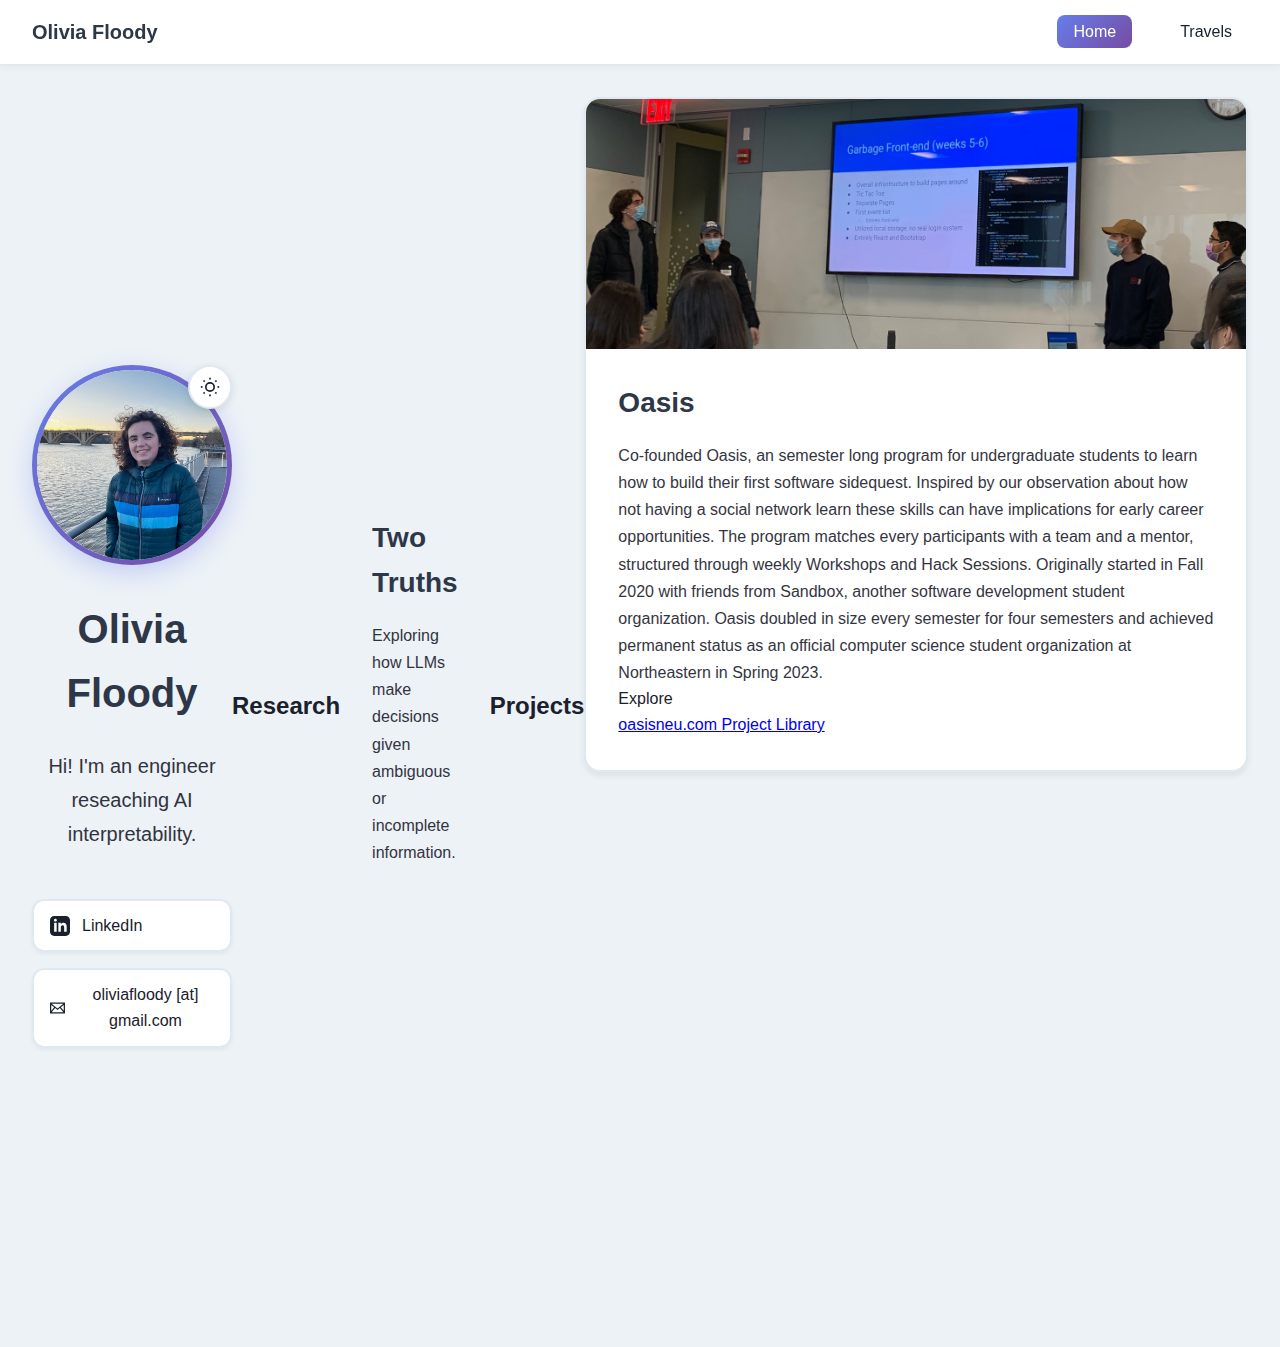
<file: index.html>
<!doctype html>
<html lang="en">
  <head>
    <meta charset="UTF-8" />
    <meta name="viewport" content="width=device-width, initial-scale=1.0" />
    <title>Olivia Floody</title>
    <link rel="stylesheet" href="style.css" />
  </head>
  <body>
    <nav class="navbar">
      <a href="index.html" class="nav-brand">Olivia Floody</a>
      <ul class="nav-links">
        <li><a href="index.html" class="active">Home</a></li>
        <li><a href="travels.html">Travels</a></li>
      </ul>
    </nav>

    <div class="home-container">
      <div class="home-content">
        <div class="profile-photo-home">
          <img
            src="images/olivia.jpeg"
            alt="Olivia Floody"
            onerror="
              this.style.display = 'none';
              this.nextElementSibling.style.display = 'flex';
            "
          />
          <div class="profile-placeholder">OF</div>
        </div>
        <h1>Olivia Floody</h1>
        <p class="bio-home">
          Hi! I'm an engineer reseaching AI interpretability.
        </p>

        <div class="social-links-home">
          <a
            href="https://www.linkedin.com/in/olivia-floody-a7b5a4154/"
            target="_blank"
            class="social-link"
          >
            <svg
              xmlns="http://www.w3.org/2000/svg"
              width="24"
              height="24"
              viewBox="0 0 24 24"
              fill="currentColor"
            >
              <path
                d="M19 0h-14c-2.761 0-5 2.239-5 5v14c0 2.761 2.239 5 5 5h14c2.762 0 5-2.239 5-5v-14c0-2.761-2.238-5-5-5zm-11 19h-3v-11h3v11zm-1.5-12.268c-.966 0-1.75-.79-1.75-1.764s.784-1.764 1.75-1.764 1.75.79 1.75 1.764-.783 1.764-1.75 1.764zm13.5 12.268h-3v-5.604c0-3.368-4-3.113-4 0v5.604h-3v-11h3v1.765c1.396-2.586 7-2.777 7 2.476v6.759z"
              />
            </svg>
            LinkedIn
          </a>

          <a class="social-link">
            <svg
              xmlns="http://www.w3.org/2000/svg"
              width="24"
              height="24"
              viewBox="0 0 24 24"
              fill="currentColor"
            >
              <path
                d="M0 3v18h24v-18h-24zm6.623 7.929l-4.623 5.712v-9.458l4.623 3.746zm-4.141-5.929h19.035l-9.517 7.713-9.518-7.713zm5.694 7.188l3.824 3.099 3.83-3.104 5.612 6.817h-18.779l5.513-6.812zm9.208-1.264l4.616-3.741v9.348l-4.616-5.607z"
              />
            </svg>
            oliviafloody [at] gmail.com
          </a>
        </div>

        <button
          class="theme-toggle theme-toggle-home"
          aria-label="Toggle theme"
        >
          <svg
            class="sun-icon"
            xmlns="http://www.w3.org/2000/svg"
            width="20"
            height="20"
            viewBox="0 0 24 24"
            fill="none"
            stroke="currentColor"
            stroke-width="2"
          >
            <circle cx="12" cy="12" r="5" />
            <line x1="12" y1="1" x2="12" y2="3" />
            <line x1="12" y1="21" x2="12" y2="23" />
            <line x1="4.22" y1="4.22" x2="5.64" y2="5.64" />
            <line x1="18.36" y1="18.36" x2="19.78" y2="19.78" />
            <line x1="1" y1="12" x2="3" y2="12" />
            <line x1="21" y1="12" x2="23" y2="12" />
            <line x1="4.22" y1="19.78" x2="5.64" y2="18.36" />
            <line x1="18.36" y1="5.64" x2="19.78" y2="4.22" />
          </svg>
          <svg
            class="moon-icon"
            xmlns="http://www.w3.org/2000/svg"
            width="20"
            height="20"
            viewBox="0 0 24 24"
            fill="none"
            stroke="currentColor"
            stroke-width="2"
          >
            <path d="M21 12.79A9 9 0 1 1 11.21 3 7 7 0 0 0 21 12.79z" />
          </svg>
        </button>
      </div>

      <h2>Research</h2>
      <div class="projects-grid">
        <div class="project-content">
          <h3>Two Truths</h3>
          <p>
            Exploring how LLMs make decisions given ambiguous or incomplete
            information.
          </p>
          <a
            href="https://github.com/ofloody/three-steps"
            target="_blank"
            class="project-card"
            >Code</a
          >
        </div>
      </div>

      <h2>Projects</h2>
      <div class="projects-grid">
        <div class="project-card">
          <div class="project-image">
            <img
              src="images/oasis_demo1.jpeg"
              alt="OasisPic1"
              onerror="
                this.style.display = 'none';
                this.nextElementSibling.style.display = 'flex';
              "
            />
            <img
              src="images/oasis_demo2.jpeg"
              alt="OasisPic2"
              onerror="
                this.style.display = 'none';
                this.nextElementSibling.style.display = 'flex';
              "
            />
          </div>
          <div class="project-content">
            <h3>Oasis</h3>
            <p>
              Co-founded Oasis, an semester long program for undergraduate
              students to learn how to build their first software sidequest.
              Inspired by our observation about how not having a social network
              learn these skills can have implications for early career
              opportunities. The program matches every participants with a team
              and a mentor, structured through weekly Workshops and Hack
              Sessions. Originally started in Fall 2020 with friends from
              Sandbox, another software development student organization. Oasis
              doubled in size every semester for four semesters and achieved
              permanent status as an official computer science student
              organization at Northeastern in Spring 2023.
            </p>
            <div>Explore</div>
            <a href="https://oasisneu.com/"> oasisneu.com </a>
            <a
              href="https://oasisneu.notion.site/f9c8a070d398482ba7a45e42c7982e6a?v=309fabb92ec54fe8bdfcc37523d0c6da"
            >
              Project Library
            </a>
          </div>
        </div>
        <div class="project-card">
          <div class="project-image">
            <img
              src="images/dip_diet.png"
              alt="DipDietLanding"
              onerror="
                this.style.display = 'none';
                this.nextElementSibling.style.display = 'flex';
              "
            />
            <div class="project-image-placeholder">
              Agent Media Diet Curator
            </div>
          </div>
          <div class="project-content">
            <h3>Dip Diet - AI Agent Media Diet Curator</h3>
            <p>
              Users configure a "Media Diet" that curates a daily optomized
              ingest for their AI agents to "dip" into. Ingest leverages most
              recent best practices from LLM research. Accounts connect to
              models via MCP Service plugin.
            </p>
            <div>In Progress</div>
            <a href="https://dip-diet.vercel.app/"> Try the App! </a>
          </div>
        </div>
      </div>
    </div>

    <script src="script.js"></script>
    <!-- Start of Script Code
      https://ofloody.github.io/ -->
    <script type="text/javascript">
      var sc_project = 13200358;
      var sc_invisible = 1;
      var sc_security = "eb991b63";
    </script>
    <script
      type="text/javascript"
      src="https://www.statcounter.com/counter/counter.js"
      async
    ></script>
    <noscript
      ><div class="statcounter">
        <a title="Web Analytics" href="https://statcounter.com/" target="_blank"
          ><img
            class="statcounter"
            src="https://c.statcounter.com/13200358/0/eb991b63/1/"
            alt="Web Analytics"
            referrerpolicy="no-referrer-when-downgrade"
        /></a></div
    ></noscript>
    <!-- End of Script Code -->
  </body>
</html>
</file>
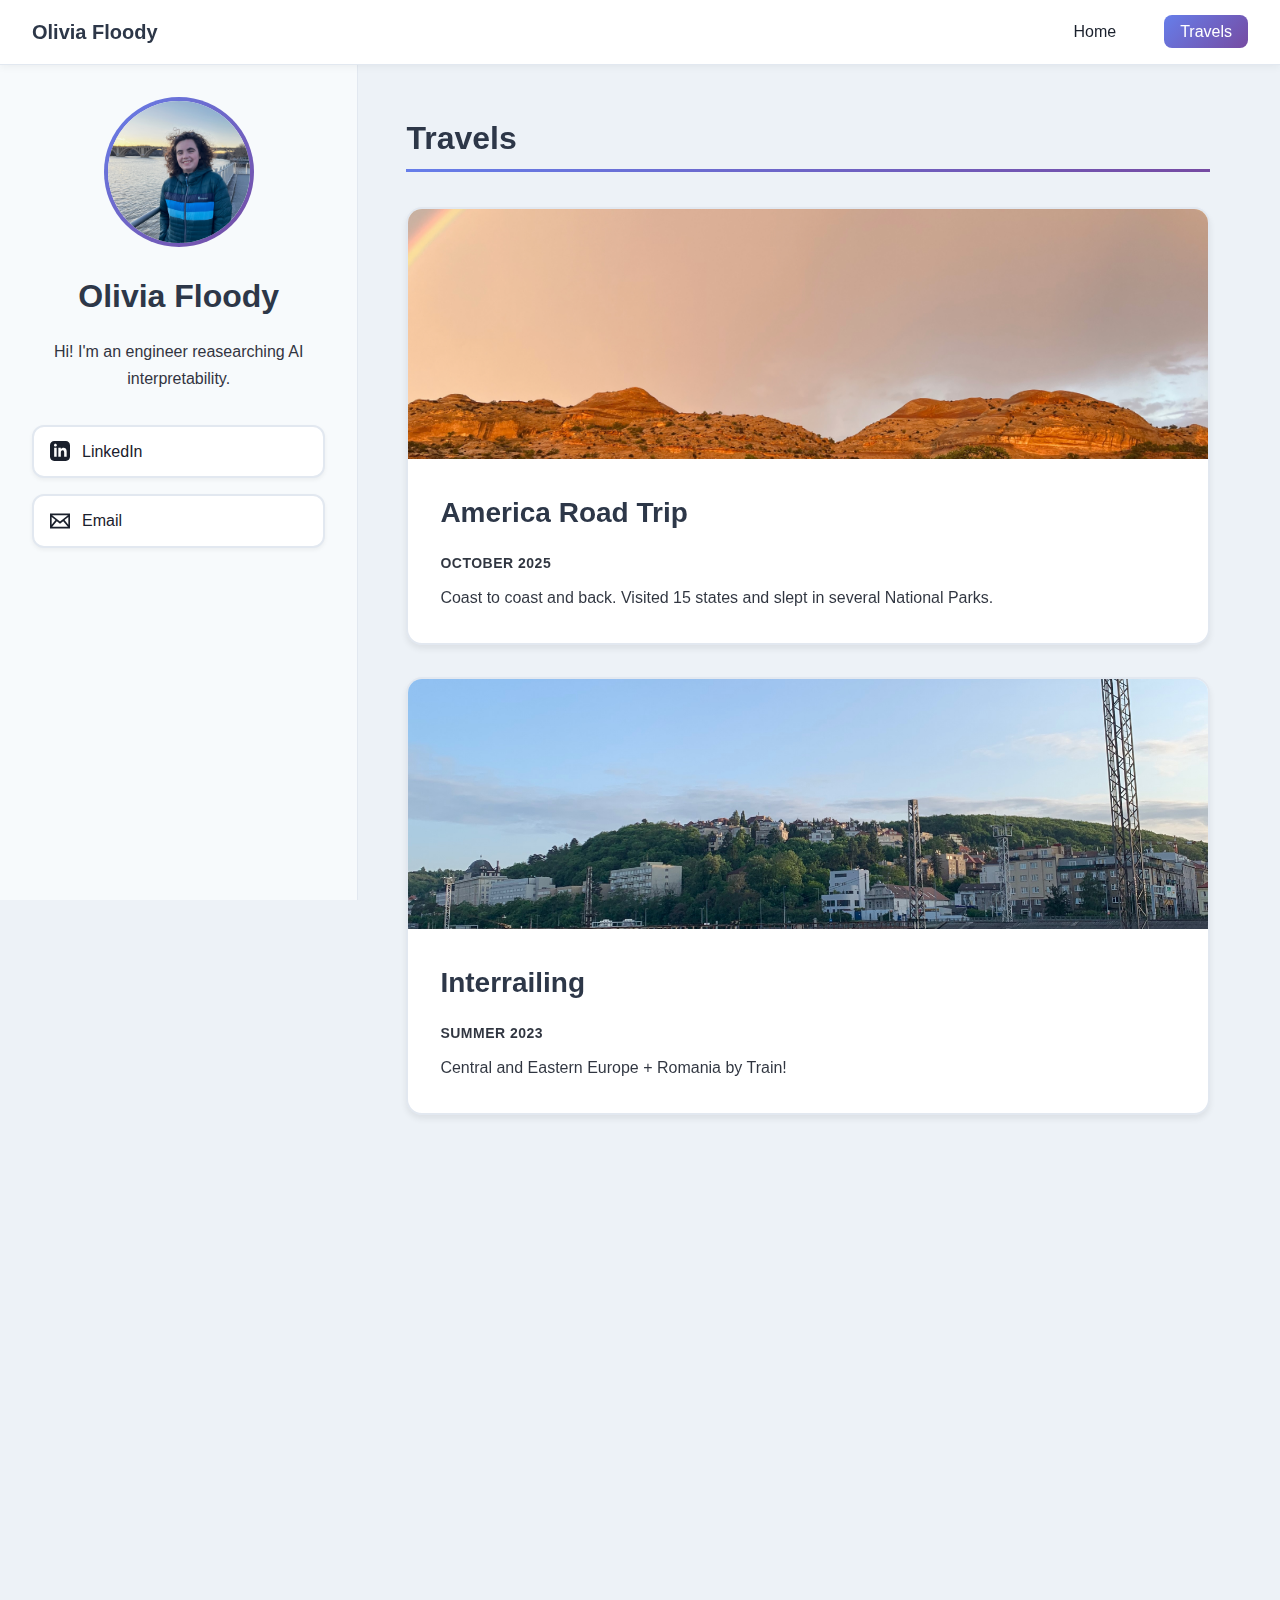
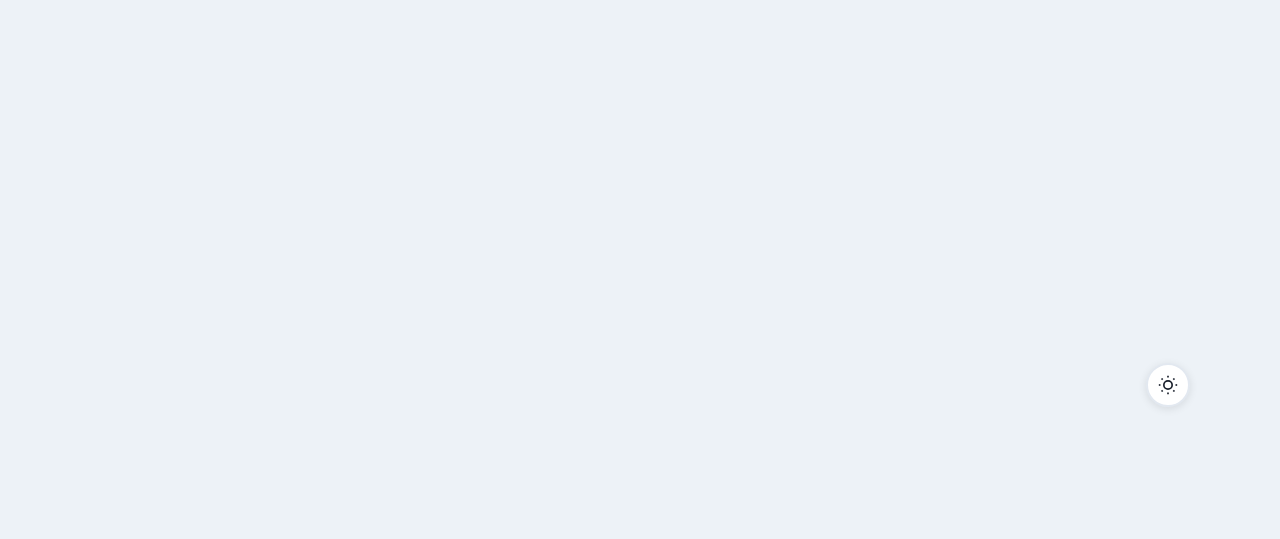
<file: travels.html>
<!DOCTYPE html>
<html lang="en">
  <head>
    <meta charset="UTF-8" />
    <meta name="viewport" content="width=device-width, initial-scale=1.0" />
    <title>Travels - Olivia Floody</title>
    <link rel="stylesheet" href="style.css" />
  </head>
  <body>
    <nav class="navbar">
      <a href="index.html" class="nav-brand">Olivia Floody</a>
      <ul class="nav-links">
        <li><a href="index.html">Home</a></li>
        <li><a href="travels.html" class="active">Travels</a></li>
      </ul>
    </nav>

    <div class="container">
      <aside class="sidebar">
        <div class="profile">
          <div class="profile-photo">
            <img
              src="images/olivia.jpeg"
              alt="Olivia Floody"
              onerror="this.style.display='none'; this.nextElementSibling.style.display='flex';"
            />
            <div class="profile-placeholder">OF</div>
          </div>
          <h1>Olivia Floody</h1>
          <p class="bio">
            Hi! I'm an engineer reasearching AI interpretability.
          </p>

          <div class="social-links">
            <a
              href="https://www.linkedin.com/in/olivia-floody-a7b5a4154/"
              target="_blank"
              class="social-link"
            >
              <svg
                xmlns="http://www.w3.org/2000/svg"
                width="24"
                height="24"
                viewBox="0 0 24 24"
                fill="currentColor"
              >
                <path
                  d="M19 0h-14c-2.761 0-5 2.239-5 5v14c0 2.761 2.239 5 5 5h14c2.762 0 5-2.239 5-5v-14c0-2.761-2.238-5-5-5zm-11 19h-3v-11h3v11zm-1.5-12.268c-.966 0-1.75-.79-1.75-1.764s.784-1.764 1.75-1.764 1.75.79 1.75 1.764-.783 1.764-1.75 1.764zm13.5 12.268h-3v-5.604c0-3.368-4-3.113-4 0v5.604h-3v-11h3v1.765c1.396-2.586 7-2.777 7 2.476v6.759z"
                />
              </svg>
              LinkedIn
            </a>

            <a href="mailto:oliviafloody@gmail.com" class="social-link">
              <svg
                xmlns="http://www.w3.org/2000/svg"
                width="24"
                height="24"
                viewBox="0 0 24 24"
                fill="currentColor"
              >
                <path
                  d="M0 3v18h24v-18h-24zm6.623 7.929l-4.623 5.712v-9.458l4.623 3.746zm-4.141-5.929h19.035l-9.517 7.713-9.518-7.713zm5.694 7.188l3.824 3.099 3.83-3.104 5.612 6.817h-18.779l5.513-6.812zm9.208-1.264l4.616-3.741v9.348l-4.616-5.607z"
                />
              </svg>
              Email
            </a>
          </div>
        </div>
      </aside>

      <main class="main-content">
        <section id="travels">
          <h2>Travels</h2>
          <button
            class="theme-toggle theme-toggle-travels"
            aria-label="Toggle theme"
          >
            <svg
              class="sun-icon"
              xmlns="http://www.w3.org/2000/svg"
              width="20"
              height="20"
              viewBox="0 0 24 24"
              fill="none"
              stroke="currentColor"
              stroke-width="2"
            >
              <circle cx="12" cy="12" r="5" />
              <line x1="12" y1="1" x2="12" y2="3" />
              <line x1="12" y1="21" x2="12" y2="23" />
              <line x1="4.22" y1="4.22" x2="5.64" y2="5.64" />
              <line x1="18.36" y1="18.36" x2="19.78" y2="19.78" />
              <line x1="1" y1="12" x2="3" y2="12" />
              <line x1="21" y1="12" x2="23" y2="12" />
              <line x1="4.22" y1="19.78" x2="5.64" y2="18.36" />
              <line x1="18.36" y1="5.64" x2="19.78" y2="4.22" />
            </svg>
            <svg
              class="moon-icon"
              xmlns="http://www.w3.org/2000/svg"
              width="20"
              height="20"
              viewBox="0 0 24 24"
              fill="none"
              stroke="currentColor"
              stroke-width="2"
            >
              <path d="M21 12.79A9 9 0 1 1 11.21 3 7 7 0 0 0 21 12.79z" />
            </svg>
          </button>

          <div class="projects-grid">
            <div class="project-card">
              <div class="project-image">
                <img
                  src="images/america_roadtrip.jpeg"
                  alt="America Road Trip"
                  onerror="this.style.display='none'; this.nextElementSibling.style.display='flex';"
                />
                <div class="project-image-placeholder">USA</div>
              </div>
              <div class="project-content">
                <h3>America Road Trip</h3>
                <p class="update-date">October 2025</p>
                <p>
                  Coast to coast and back. Visited 15 states and slept in
                  several National Parks.
                </p>
              </div>
            </div>
            <div class="project-card">
              <div class="project-image">
                <img
                  src="images/interrailing.jpeg"
                  alt="Interrailing"
                  onerror="this.style.display='none'; this.nextElementSibling.style.display='flex';"
                />
                <div class="project-image-placeholder">Interrailing</div>
              </div>
              <div class="project-content">
                <h3>Interrailing</h3>
                <p class="update-date">Summer 2023</p>
                <p>Central and Eastern Europe + Romania by Train!</p>
              </div>
            </div>
            <div class="project-card">
              <div class="project-image">
                <img
                  src="images/vietnam_food.jpeg"
                  alt="Cambodia & Vietnam"
                  onerror="this.style.display='none'; this.nextElementSibling.style.display='flex';"
                />
                <div class="project-image-placeholder">Cambodia & Vietnam</div>
              </div>
              <div class="project-content">
                <h3>Cambodia & Vietnam</h3>
                <p class="update-date">Summer 2022</p>
                <p>
                  Summer study abroad program on food writing and food eating.
                </p>
              </div>
            </div>
            <div class="project-card">
              <div class="project-image">
                <img
                  src="images/peru_2019.jpeg"
                  alt="Peru"
                  onerror="this.style.display='none'; this.nextElementSibling.style.display='flex';"
                />
                <div class="project-image-placeholder">Peru</div>
              </div>
              <div class="project-content">
                <h3>Peru</h3>
                <p class="update-date">May 2019</p>
              </div>
            </div>
          </div>
        </section>
      </main>
    </div>

    <script src="script.js"></script>
  </body>
</html>
</file>
<file: style.css>
* {
    margin: 0;
    padding: 0;
    box-sizing: border-box;
}

:root {
    --primary-color: #2d3748;
    --secondary-color: #667eea;
    --accent-color: #f687b3;
    --tertiary-color: #48bb78;
    --text-color: #1a202c;
    --light-bg: #f7fafc;
    --border-color: #e2e8f0;
    --card-bg: #ffffff;
    --body-bg: #edf2f7;
    --gradient-start: #667eea;
    --gradient-end: #764ba2;
}

body.dark-theme {
    --primary-color: #f7fafc;
    --secondary-color: #7c3aed;
    --accent-color: #ec4899;
    --tertiary-color: #10b981;
    --text-color: #e2e8f0;
    --light-bg: #1a202c;
    --border-color: #2d3748;
    --card-bg: #2d3748;
    --body-bg: #0f172a;
    --gradient-start: #7c3aed;
    --gradient-end: #ec4899;
}

body {
    font-family: -apple-system, BlinkMacSystemFont, 'Segoe UI', Roboto, Oxygen, Ubuntu, Cantarell, sans-serif;
    line-height: 1.6;
    color: var(--text-color);
    background-color: var(--body-bg);
    transition: background-color 0.3s ease, color 0.3s ease;
}

/* Navbar */
.navbar {
    background-color: var(--card-bg);
    border-bottom: 1px solid var(--border-color);
    padding: 1rem 2rem;
    position: sticky;
    top: 0;
    z-index: 100;
    display: flex;
    justify-content: space-between;
    align-items: center;
    transition: background-color 0.3s ease;
    box-shadow: 0 2px 8px rgba(0, 0, 0, 0.05);
    backdrop-filter: blur(10px);
}

.nav-brand {
    font-size: 1.25rem;
    font-weight: 600;
    color: var(--primary-color);
    text-decoration: none;
    transition: color 0.3s ease;
}

.nav-brand:hover {
    color: var(--secondary-color);
}

.nav-links {
    display: flex;
    list-style: none;
    gap: 2rem;
}

.nav-links a {
    text-decoration: none;
    color: var(--text-color);
    font-weight: 500;
    transition: all 0.3s ease;
    padding: 0.5rem 1rem;
    border-radius: 8px;
    position: relative;
}

.nav-links a:hover {
    color: var(--secondary-color);
    background-color: rgba(102, 126, 234, 0.1);
}

.nav-links a.active {
    color: white;
    background: linear-gradient(135deg, var(--gradient-start), var(--gradient-end));
}

/* Container */
.container {
    display: flex;
    min-height: calc(100vh - 65px);
}

/* Sidebar */
.sidebar {
    width: 28%;
    background-color: var(--light-bg);
    padding: 2rem;
    border-right: 1px solid var(--border-color);
    position: sticky;
    top: 65px;
    height: calc(100vh - 65px);
    overflow-y: auto;
    transition: background-color 0.3s ease;
}

/* Profile Photo */
.profile-photo {
    width: 150px;
    height: 150px;
    margin: 0 auto 1.5rem;
    position: relative;
}

.profile-photo img {
    width: 100%;
    height: 100%;
    border-radius: 50%;
    object-fit: cover;
    border: 4px solid transparent;
    background: linear-gradient(white, white) padding-box,
                linear-gradient(135deg, var(--gradient-start), var(--gradient-end)) border-box;
}

.profile-placeholder {
    width: 100%;
    height: 100%;
    border-radius: 50%;
    background: linear-gradient(135deg, var(--gradient-start), var(--gradient-end));
    display: none;
    align-items: center;
    justify-content: center;
    font-size: 3rem;
    font-weight: 700;
    color: white;
    border: 4px solid transparent;
    background-origin: border-box;
    background-clip: padding-box, border-box;
}

.profile h1 {
    font-size: 2rem;
    color: var(--primary-color);
    margin-bottom: 1rem;
    text-align: center;
}

.bio {
    color: var(--text-color);
    margin-bottom: 2rem;
    line-height: 1.7;
    text-align: center;
    opacity: 0.9;
}

.social-links {
    display: flex;
    flex-direction: column;
    gap: 1rem;
}

.social-link {
    display: flex;
    align-items: center;
    gap: 0.75rem;
    padding: 0.75rem 1rem;
    background-color: var(--card-bg);
    border: 2px solid var(--border-color);
    border-radius: 12px;
    text-decoration: none;
    color: var(--text-color);
    transition: all 0.3s ease;
    font-weight: 500;
    box-shadow: 0 2px 4px rgba(0, 0, 0, 0.05);
}

.social-link:hover {
    background: linear-gradient(135deg, var(--gradient-start), var(--gradient-end));
    color: white;
    border-color: transparent;
    transform: translateY(-2px);
    box-shadow: 0 4px 12px rgba(102, 126, 234, 0.4);
}

.social-link svg {
    width: 20px;
    height: 20px;
}

/* Main Content */
.main-content {
    flex: 1;
    padding: 3rem;
    max-width: 900px;
}

section {
    margin-bottom: 4rem;
    position: relative;
}

section h2 {
    font-size: 2rem;
    color: var(--primary-color);
    margin-bottom: 2rem;
    padding-bottom: 0.5rem;
    border-bottom: 3px solid transparent;
    background: linear-gradient(to right, var(--gradient-start), var(--gradient-end)) left bottom no-repeat;
    background-size: 100% 3px;
}

/* Theme Toggle */
.theme-toggle {
    background-color: var(--card-bg);
    border: 2px solid var(--border-color);
    border-radius: 50%;
    width: 44px;
    height: 44px;
    display: flex;
    align-items: center;
    justify-content: center;
    cursor: pointer;
    transition: all 0.3s ease;
    position: absolute;
    z-index: 10;
    box-shadow: 0 2px 8px rgba(0, 0, 0, 0.1);
}

.theme-toggle:hover {
    background: linear-gradient(135deg, var(--gradient-start), var(--gradient-end));
    border-color: transparent;
    transform: rotate(180deg);
}

.theme-toggle:hover svg {
    color: white;
}

.theme-toggle svg {
    color: var(--text-color);
    transition: color 0.3s ease;
}

body:not(.dark-theme) .theme-toggle .moon-icon {
    display: none;
}

body.dark-theme .theme-toggle .sun-icon {
    display: none;
}

/* Different positions for each section */
.theme-toggle-updates {
    top: 0;
    right: 0;
}

.theme-toggle-projects {
    top: 50%;
    right: -60px;
    transform: translateY(-50%);
}

.theme-toggle-resume {
    bottom: 0;
    left: 0;
}

.theme-toggle-research {
    top: 0;
    left: 50%;
    transform: translateX(-50%);
}

.theme-toggle-travels {
    bottom: 20px;
    right: 20px;
}

/* Update Items */
.update-item {
    background-color: var(--card-bg);
    border: 2px solid var(--border-color);
    border-radius: 12px;
    padding: 1.5rem;
    margin-bottom: 1.5rem;
    transition: all 0.3s ease;
    box-shadow: 0 2px 4px rgba(0, 0, 0, 0.05);
}

.update-item:hover {
    border-color: var(--secondary-color);
    transform: translateX(4px);
    box-shadow: 0 4px 12px rgba(102, 126, 234, 0.15);
}

.update-date {
    font-size: 0.875rem;
    color: var(--secondary-color);
    font-weight: 600;
    margin-bottom: 0.5rem;
    text-transform: uppercase;
    letter-spacing: 0.5px;
}

.update-item h3 {
    font-size: 1.5rem;
    color: var(--primary-color);
    margin-bottom: 0.75rem;
}

.update-item p {
    color: var(--text-color);
    margin-bottom: 1rem;
    line-height: 1.7;
    opacity: 0.9;
}

.tags {
    display: flex;
    gap: 0.5rem;
    flex-wrap: wrap;
}

.tag {
    background-color: var(--light-bg);
    color: var(--secondary-color);
    padding: 0.25rem 0.75rem;
    border-radius: 20px;
    font-size: 0.875rem;
    font-weight: 500;
}

/* Projects Grid */
.projects-grid {
    display: flex;
    flex-direction: column;
    gap: 2rem;
}

.project-card {
    background-color: var(--card-bg);
    border: 2px solid var(--border-color);
    border-radius: 16px;
    overflow: hidden;
    transition: all 0.3s ease;
    display: flex;
    flex-direction: column;
    box-shadow: 0 4px 6px rgba(0, 0, 0, 0.07);
}

.project-card:hover {
    border-color: var(--secondary-color);
    transform: translateY(-4px);
    box-shadow: 0 12px 24px rgba(102, 126, 234, 0.15);
}

.project-image {
    width: 100%;
    height: 250px;
    position: relative;
    overflow: hidden;
    background-color: var(--light-bg);
}

.project-image img {
    width: 100%;
    height: 100%;
    object-fit: cover;
}

.project-image-placeholder {
    width: 100%;
    height: 100%;
    display: none;
    align-items: center;
    justify-content: center;
    background: linear-gradient(135deg, var(--gradient-start), var(--gradient-end));
    color: white;
    font-size: 2.5rem;
    font-weight: 700;
}

.project-content {
    padding: 2rem;
}

.project-content h3 {
    font-size: 1.75rem;
    color: var(--primary-color);
    margin-bottom: 1rem;
}

.project-content p {
    color: var(--text-color);
    line-height: 1.7;
    opacity: 0.9;
}

/* Responsive Design */
@media (max-width: 968px) {
    .container {
        flex-direction: column;
    }

    .sidebar {
        width: 100%;
        position: static;
        height: auto;
        border-right: none;
        border-bottom: 1px solid var(--border-color);
    }

    .main-content {
        padding: 2rem;
    }

    .nav-links {
        gap: 1rem;
    }

    .theme-toggle-projects {
        right: 0;
        top: 0;
        transform: none;
    }

    .theme-toggle-research {
        left: auto;
        right: 0;
        transform: none;
    }
}

@media (max-width: 640px) {
    .navbar {
        padding: 1rem;
        flex-direction: column;
        gap: 1rem;
    }

    .nav-links {
        font-size: 0.9rem;
        flex-wrap: wrap;
        justify-content: center;
    }

    .sidebar {
        padding: 1.5rem;
    }

    .main-content {
        padding: 1.5rem;
    }

    section h2 {
        font-size: 1.5rem;
    }

    .profile h1 {
        font-size: 1.5rem;
    }

    .profile-photo {
        width: 120px;
        height: 120px;
    }

    .profile-placeholder {
        font-size: 2.5rem;
    }

    .project-image {
        height: 200px;
    }

    .theme-toggle-travels,
    .theme-toggle-resume {
        left: auto;
        right: 0;
        bottom: auto;
        top: 0;
    }
}

/* Smooth Scrolling */
html {
    scroll-behavior: smooth;
}

/* Selection Color */
::selection {
    background-color: var(--secondary-color);
    color: white;
}

/* Home Page Centered Layout */
.home-container {
    display: flex;
    align-items: center;
    justify-content: center;
    min-height: calc(100vh - 65px);
    padding: 2rem;
}

.home-content {
    text-align: center;
    max-width: 600px;
    width: 100%;
    position: relative;
}

.profile-photo-home {
    width: 200px;
    height: 200px;
    margin: 0 auto 2rem;
    position: relative;
}

.profile-photo-home img {
    width: 100%;
    height: 100%;
    border-radius: 50%;
    object-fit: cover;
    border: 5px solid transparent;
    background: linear-gradient(white, white) padding-box,
                linear-gradient(135deg, var(--gradient-start), var(--gradient-end)) border-box;
    box-shadow: 0 8px 24px rgba(102, 126, 234, 0.3);
}

.home-content h1 {
    font-size: 2.5rem;
    color: var(--primary-color);
    margin-bottom: 1.5rem;
}

.bio-home {
    color: var(--text-color);
    font-size: 1.25rem;
    margin-bottom: 3rem;
    line-height: 1.7;
    opacity: 0.9;
}

.social-links-home {
    display: flex;
    flex-direction: column;
    gap: 1rem;
    max-width: 400px;
    margin: 0 auto;
}

.theme-toggle-home {
    position: absolute;
    top: 0;
    right: 0;
}

@media (max-width: 640px) {
    .profile-photo-home {
        width: 150px;
        height: 150px;
    }

    .home-content h1 {
        font-size: 2rem;
    }

    .bio-home {
        font-size: 1.1rem;
    }

    .theme-toggle-home {
        position: fixed;
        top: 80px;
        right: 1rem;
    }
}
</file>
